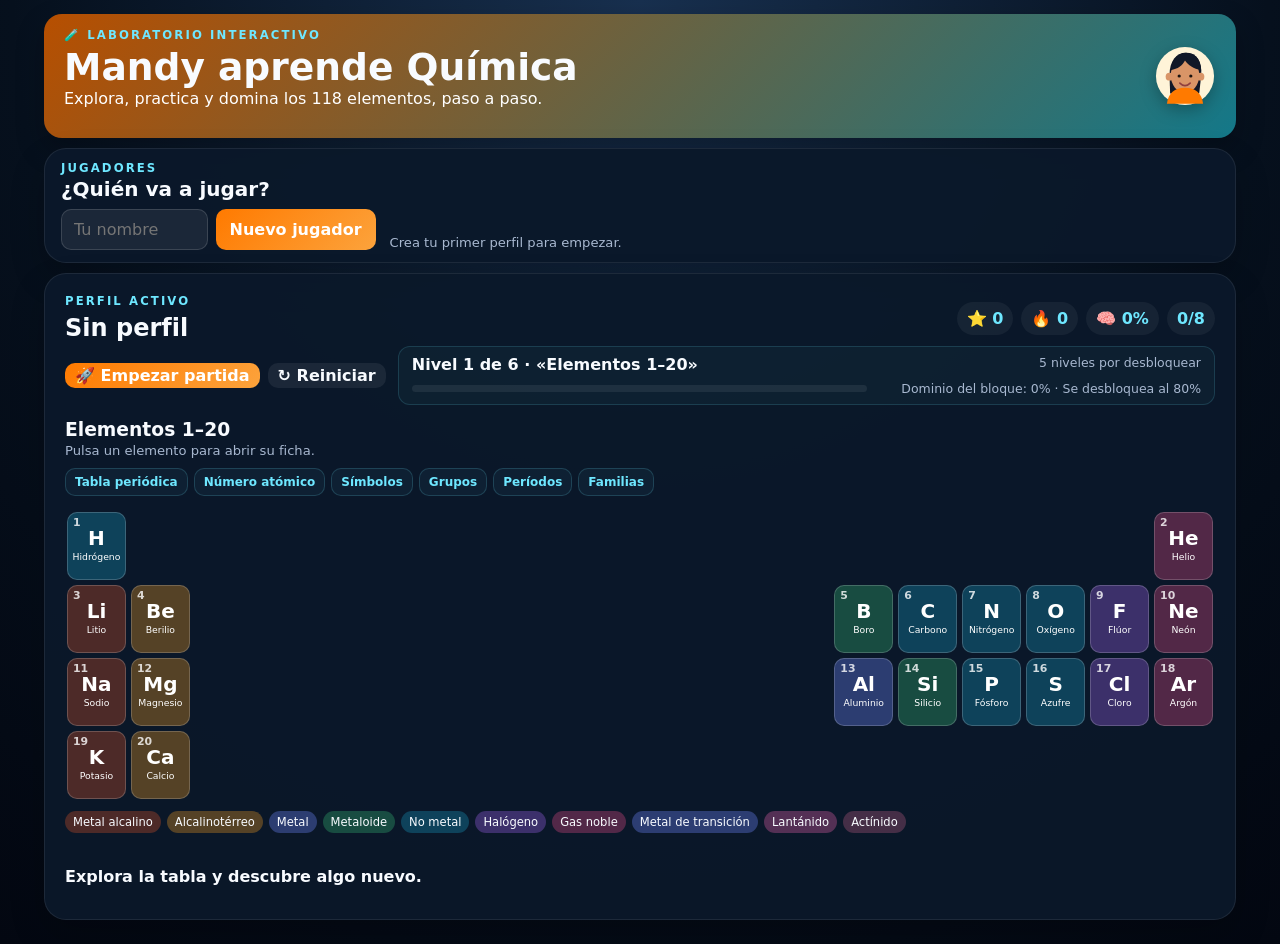
<file: index.html>
<!DOCTYPE html>
<html lang="es">
  <head>
    <meta charset="UTF-8" />
    <meta name="viewport" content="width=device-width, initial-scale=1.0" />
    <meta name="description" content="Juego educativo para aprender los elementos químicos." />
    <title>Mandy aprende Química</title>
    <link rel="stylesheet" href="styles.css?v=20260806.7" />
  </head>
  <body>
    <div class="app-shell">
      <header class="hero">
        <div>
          <p class="eyebrow">🧪 Laboratorio interactivo</p>
          <h1>Mandy aprende Química</h1>
          <p class="subtitle">Explora, practica y domina los 118 elementos, paso a paso.</p>
        </div>
        <div class="hero-badge" aria-hidden="true">
          <svg viewBox="0 0 96 96" role="img">
            <circle class="avatar-bg" cx="48" cy="48" r="45" />
            <path class="avatar-hair" d="M24 47c0-23 11-35 25-35 17 0 26 13 24 36l-3 27H25z" />
            <circle class="avatar-ear" cx="24" cy="49" r="6" />
            <circle class="avatar-ear" cx="72" cy="49" r="6" />
            <ellipse class="avatar-face" cx="48" cy="47" rx="22" ry="27" />
            <path class="avatar-hair" d="M26 39c3-20 13-27 24-27 13 0 22 9 23 27-12-2-20-8-25-15-4 8-11 13-22 15z" />
            <circle class="avatar-eye" cx="39" cy="48" r="2.5" />
            <circle class="avatar-eye" cx="57" cy="48" r="2.5" />
            <path class="avatar-smile" d="M40 59c5 5 11 5 16 0" />
            <path class="avatar-shirt" d="M20 91c2-17 12-25 28-25s26 8 28 25z" />
          </svg>
        </div>
      </header>

      <main class="main-grid">
        <div id="profileShortcut" class="profile-shortcut" hidden>
          <button id="toggleProfileBtn" class="profile-toggle" aria-expanded="false">👤 Perfil</button>
        </div>
        <aside class="panel profile-panel">
          <div class="profile-heading">
            <div>
              <p class="eyebrow">Jugadores</p>
              <h2>¿Quién va a jugar?</h2>
            </div>
            <button id="closeProfileBtn" class="text-button" hidden>Cerrar</button>
          </div>
          <form id="profileForm" class="profile-form">
            <label class="sr-only" for="profileName">Nombre del perfil</label>
            <input id="profileName" type="text" maxlength="20" placeholder="Tu nombre" autocomplete="off" required />
            <button type="submit">Nuevo jugador</button>
          </form>
          <div id="profileList" class="profile-list"></div>
        </aside>

        <section class="panel game-panel">
          <div class="game-header">
            <div>
              <p class="eyebrow">Perfil activo</p>
              <h2 id="activeProfileLabel">Sin perfil</h2>
            </div>
            <div class="stats" aria-label="Estadísticas de la partida">
              <span id="scoreLabel">⭐ 0</span>
              <span id="streakLabel">🔥 0</span>
              <span id="masteryLabel" title="Dominio general: progreso en conceptos y elementos" aria-label="Dominio general: 0 por ciento">🧠 0%</span>
              <span id="roundLabel">0/8</span>
            </div>
          </div>

          <div class="level-row">
            <div class="controls">
              <button id="startGameBtn">🚀 Empezar partida</button>
              <button id="restartGameBtn" class="secondary">↻ Reiniciar</button>
            </div>
            <section class="level-card" aria-label="Progreso de niveles">
              <div>
                <strong id="levelLabel">Nivel 1 de 6 · «Elementos 1–20»</strong>
                <span id="unlockLabel">5 niveles por desbloquear</span>
              </div>
              <div class="level-progress"><div id="levelProgressBar"></div></div>
              <small id="levelProgressText">Dominio del bloque: 0% · Se desbloquea al 80%</small>
            </section>
          </div>

          <div class="board-heading">
            <div>
              <h3 id="periodicTitle">Elementos 1–20</h3>
              <p class="muted board-hint">Pulsa un elemento para abrir su ficha.</p>
            </div>
            <button id="toggleBoardBtn" class="text-button" aria-expanded="true" hidden>Ocultar información</button>
          </div>
          <nav id="conceptGuide" class="concept-guide" aria-label="Guía de conceptos básicos"></nav>
          <dialog id="guideCard" class="element-dialog guide-dialog" aria-live="polite"></dialog>
          <div class="periodic-scroll">
            <div class="periodic-board" id="periodicBoard"></div>
          </div>
          <dialog id="elementInfoCard" class="element-dialog" aria-live="polite"></dialog>
          <div id="legend" class="legend" aria-label="Familias químicas"></div>

          <div class="question-card" id="questionCard" hidden>
            <p class="eyebrow" id="questionTypeLabel">Desafío</p>
            <h3 id="questionText"></h3>
            <div id="optionsContainer" class="options"></div>
            <div class="progress question-progress" aria-label="Progreso de la sesión"><div id="progressBar"></div></div>
          </div>

          <div id="feedback" class="feedback" aria-live="polite"></div>
          <section id="summaryCard" class="summary-card" hidden></section>
        </section>
      </main>
    </div>
    <script src="script.js?v=20260806.9"></script>
  </body>
</html>
</file>
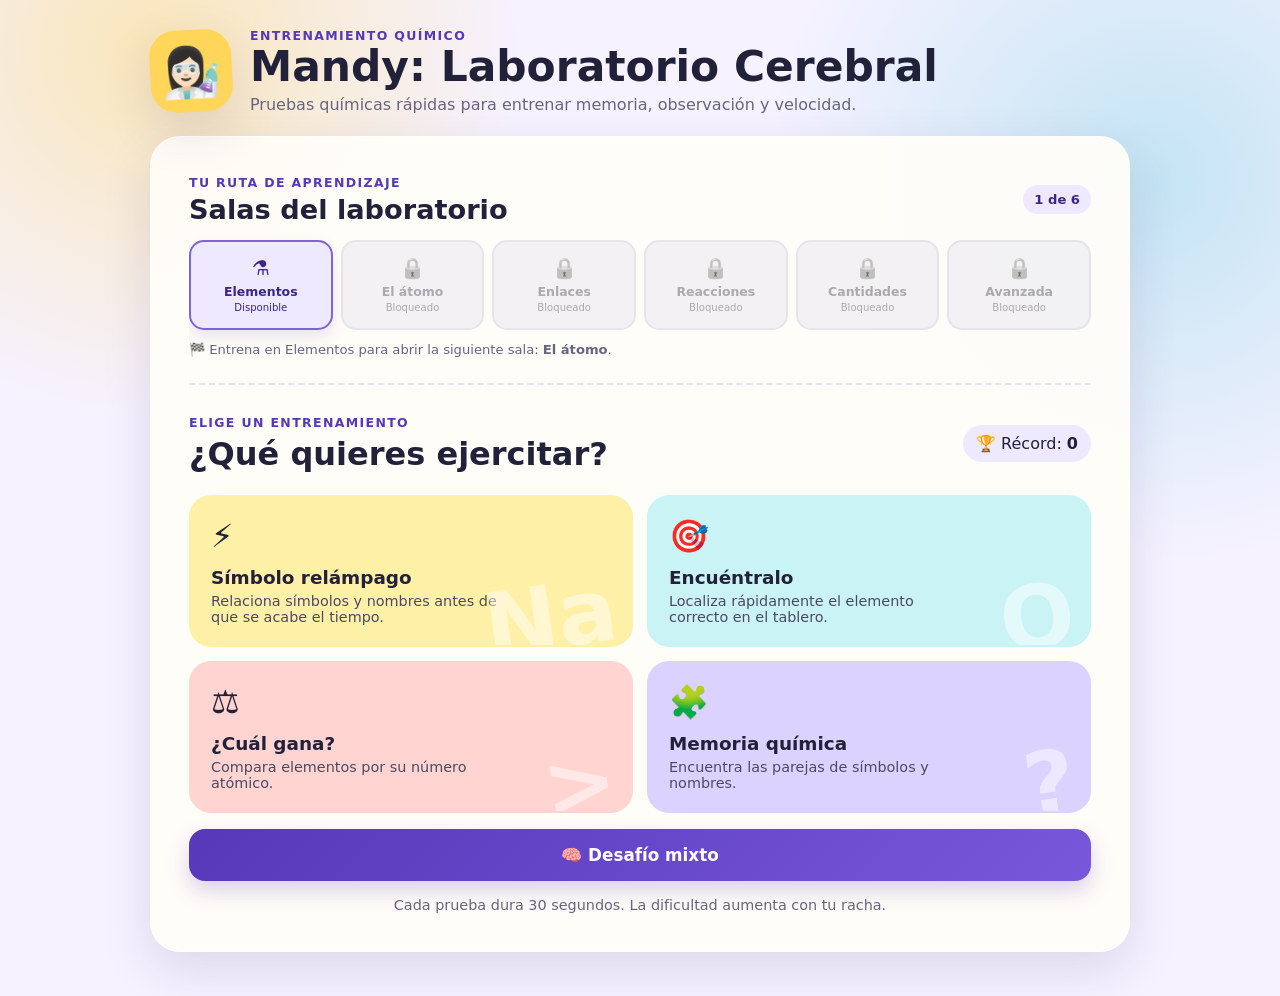
<file: laboratorio/index.html>
<!doctype html>
<html lang="es">
  <head>
    <meta charset="UTF-8" />
    <meta name="viewport" content="width=device-width, initial-scale=1" />
    <meta name="theme-color" content="#5638b8" />
    <title>Mandy: Laboratorio Cerebral</title>
    <link rel="stylesheet" href="styles.css" />
  </head>
  <body>
    <div class="app-shell">
      <header class="hero">
        <div class="mascot" aria-hidden="true">👩🏻‍🔬</div>
        <div>
          <p class="eyebrow">Entrenamiento químico</p>
          <h1>Mandy: Laboratorio <span>Cerebral</span></h1>
          <p>Pruebas químicas rápidas para entrenar memoria, observación y velocidad.</p>
        </div>
      </header>

      <main>
        <section id="menuScreen" class="screen">
          <nav class="module-path" aria-label="Módulos del laboratorio">
            <div class="module-path-heading">
              <div>
                <p class="eyebrow">Tu ruta de aprendizaje</p>
                <h2>Salas del laboratorio</h2>
              </div>
              <span class="module-progress">1 de 6</span>
            </div>
            <div class="module-buttons">
              <button class="module-button active" aria-current="page">
                <span>⚗️</span><strong>Elementos</strong><small>Disponible</small>
              </button>
              <button class="module-button" disabled title="Domina Elementos para desbloquear esta sala">
                <span>🔒</span><strong>El átomo</strong><small>Bloqueado</small>
              </button>
              <button class="module-button" disabled title="Completa El átomo para desbloquear esta sala">
                <span>🔒</span><strong>Enlaces</strong><small>Bloqueado</small>
              </button>
              <button class="module-button" disabled title="Completa Enlaces para desbloquear esta sala">
                <span>🔒</span><strong>Reacciones</strong><small>Bloqueado</small>
              </button>
              <button class="module-button" disabled title="Completa Reacciones para desbloquear esta sala">
                <span>🔒</span><strong>Cantidades</strong><small>Bloqueado</small>
              </button>
              <button class="module-button" disabled title="Completa Cantidades para desbloquear esta sala">
                <span>🔒</span><strong>Avanzada</strong><small>Bloqueado</small>
              </button>
            </div>
            <p class="unlock-hint">🏁 Entrena en Elementos para abrir la siguiente sala: <strong>El átomo</strong>.</p>
          </nav>

          <div class="section-heading">
            <div>
              <p class="eyebrow">Elige un entrenamiento</p>
              <h2>¿Qué quieres ejercitar?</h2>
            </div>
            <div class="best-pill">🏆 Récord: <strong id="bestScore">0</strong></div>
          </div>
          <div id="modeGrid" class="mode-grid"></div>
          <button id="mixBtn" class="mix-button">🧠 Desafío mixto</button>
          <p class="menu-note">Cada prueba dura 30 segundos. La dificultad aumenta con tu racha.</p>
        </section>

        <section id="countdownScreen" class="screen centered" hidden>
          <p id="countdownMode" class="eyebrow"></p>
          <div id="countdownNumber" class="countdown">3</div>
          <p>¡Prepárate!</p>
        </section>

        <section id="gameScreen" class="screen" hidden>
          <div class="game-topbar">
            <button id="exitBtn" class="quiet-button" aria-label="Salir de la partida">← Salir</button>
            <div id="modeBadge" class="mode-badge"></div>
            <div class="timer" aria-label="Tiempo restante">⏱️ <strong id="timeLabel">30</strong></div>
          </div>
          <div class="time-track"><div id="timeBar" class="time-bar"></div></div>
          <div class="score-row">
            <span>⭐ <strong id="scoreLabel">0</strong></span>
            <span>🔥 Racha <strong id="streakLabel">0</strong></span>
          </div>
          <article id="challengeCard" class="challenge-card">
            <p id="instruction" class="instruction"></p>
            <h2 id="prompt" class="prompt"></h2>
            <div id="challengeArea"></div>
            <p id="feedback" class="feedback" aria-live="polite"></p>
          </article>
        </section>

        <section id="resultScreen" class="screen centered" hidden>
          <div id="resultMedal" class="result-medal">🧪</div>
          <p class="eyebrow">Entrenamiento completado</p>
          <h2 id="resultTitle">¡Buen experimento!</h2>
          <div class="result-score"><strong id="finalScore">0</strong><span>puntos</span></div>
          <div class="result-stats">
            <span><strong id="correctStat">0</strong>Aciertos</span>
            <span><strong id="accuracyStat">0%</strong>Precisión</span>
            <span><strong id="bestStreakStat">0</strong>Mejor racha</span>
          </div>
          <p id="resultMessage"></p>
          <div class="result-actions">
            <button id="retryBtn" class="primary-button">Jugar otra vez</button>
            <button id="menuBtn" class="quiet-button">Elegir otra prueba</button>
          </div>
        </section>
      </main>
    </div>
    <script src="app.js"></script>
  </body>
</html>
</file>
<file: styles.css>
:root {
  color-scheme: dark;
  --bg: #06101d; --panel: rgba(11, 24, 42, .96); --accent: #ff7a00;
  --accent-2: #6ee7ff; --text: #f8fbff; --muted: #a8b8d0;
  --correct: #168953; --wrong: #c9364b;
}

* { box-sizing: border-box; }
body { margin: 0; min-height: 100vh; font-family: "Segoe UI", system-ui, sans-serif; background: radial-gradient(circle at top, #18304f 0%, var(--bg) 55%, #030711 100%); color: var(--text); }
button, input { font: inherit; }
button { border: 0; border-radius: 10px; padding: 10px 14px; cursor: pointer; color: white; font-weight: 700; background: linear-gradient(135deg, var(--accent), #fca33c); }
button:hover { filter: brightness(1.08); }
button:focus-visible, input:focus-visible { outline: 3px solid var(--accent-2); outline-offset: 3px; }
button:disabled { cursor: default; opacity: .9; }
h1, h2, h3, p { margin-top: 0; }
.app-shell { max-width: 1240px; margin: auto; padding: 14px 24px 24px; }
.hero { display: flex; justify-content: space-between; align-items: center; padding: 14px 20px; margin-bottom: 10px; border-radius: 18px; background: linear-gradient(135deg, #b74f00, #137889); box-shadow: 0 12px 28px #0004; }
.hero h1 { margin-bottom: 2px; font-size: clamp(1.65rem, 3.5vw, 2.35rem); line-height: 1.05; }
.hero .subtitle { color: white; }
.hero-badge { width: 62px; height: 62px; flex: 0 0 62px; }
.hero-badge svg { display: block; width: 100%; height: 100%; filter: drop-shadow(0 5px 8px #0004); }
.avatar-bg { fill: #fff4d8; }
.avatar-hair { fill: #111827; }
.avatar-face, .avatar-ear { fill: #d99567; }
.avatar-eye { fill: #1b1410; }
.avatar-smile { fill: none; stroke: #8f3f3f; stroke-width: 2.5; stroke-linecap: round; }
.avatar-shirt { fill: #ff7a00; }
.eyebrow { margin: 0 0 6px; color: var(--accent-2); font-size: .73rem; font-weight: 800; letter-spacing: .18em; text-transform: uppercase; }
.main-grid { display: grid; grid-template-columns: minmax(0, 1fr); gap: 10px; }
.panel { padding: 20px; border: 1px solid #ffffff14; border-radius: 22px; background: var(--panel); box-shadow: 0 15px 35px #0003; }
.profile-shortcut { display: flex; justify-content: flex-end; height: 28px; margin-bottom: -6px; }
.profile-toggle { padding: 7px 11px; border: 1px solid #ffffff1c; background: #ffffff0d; color: var(--muted); font-size: .82rem; }
.profile-panel { display: grid; grid-template-columns: minmax(250px, .55fr) minmax(0, 1.45fr); column-gap: 14px; align-items: end; padding: 12px 16px; }
.profile-panel[hidden], .profile-shortcut[hidden] { display: none; }
.profile-heading { grid-column: 1 / -1; display: flex; justify-content: space-between; align-items: start; }
.profile-heading .eyebrow { margin-bottom: 2px; }
.profile-heading h2 { margin-bottom: 8px; font-size: 1.25rem; }
.profile-form { display: flex; gap: 8px; margin: 0; }
.profile-form input { min-width: 0; flex: 1; padding: 10px 12px; border: 1px solid #ffffff24; border-radius: 10px; background: #ffffff12; color: var(--text); }
.profile-list { display: grid; grid-template-columns: repeat(auto-fit, minmax(235px, 1fr)); gap: 7px; }
.profile-card { display: flex; justify-content: space-between; gap: 8px; align-items: center; padding: 7px 9px; border: 1px solid transparent; border-radius: 10px; background: #ffffff0f; }
.profile-card.active { border-color: var(--accent-2); background: #6ee7ff12; }
.profile-actions { display: flex; gap: 5px; }
.profile-actions button { padding: 6px 9px; }
.icon-button { background: #ffffff14; color: var(--muted); }
.muted { margin: 2px 0 0; color: var(--muted); font-size: .82rem; }
.game-header, .board-heading { display: flex; justify-content: space-between; align-items: center; gap: 16px; }
.board-heading.is-collapsed { justify-content: flex-end; }
.game-header h2, .board-heading h3 { margin-bottom: 0; }
.board-hint { margin-top: 3px; }
.stats { display: flex; gap: 8px; flex-wrap: wrap; }
.stats span { padding: 7px 10px; border-radius: 999px; background: #ffffff0d; color: var(--accent-2); font-weight: 800; }
.progress { height: 7px; margin: 14px 0; overflow: hidden; border-radius: 999px; background: #ffffff12; }
.progress div { width: 0; height: 100%; border-radius: inherit; background: linear-gradient(90deg, var(--accent), var(--accent-2)); transition: width .3s; }
.level-row { display: grid; grid-template-columns: auto minmax(0, 1fr); gap: 12px; align-items: stretch; margin: 4px 0 14px; }
.level-card { display: grid; grid-template-columns: minmax(220px, 1fr) minmax(160px, .7fr); column-gap: 16px; align-items: center; margin: 0; padding: 8px 13px; border: 1px solid #6ee7ff26; border-radius: 12px; background: #6ee7ff09; }
.level-card > div:first-child { display: flex; justify-content: space-between; gap: 12px; grid-column: 1 / -1; margin-bottom: 7px; }
.level-card span, .level-card small { color: var(--muted); font-size: .78rem; }
.level-progress { height: 7px; overflow: hidden; border-radius: 999px; background: #ffffff12; }
.level-progress div { width: 0; height: 100%; background: linear-gradient(90deg, #33d17a, var(--accent-2)); transition: width .3s; }
.level-card small { text-align: right; }
.controls { display: flex; align-items: center; gap: 8px; margin: 0; }
.controls button { padding: 3px 10px; }
.secondary, .text-button { background: #ffffff12; color: var(--text); }
.text-button { padding: 7px 10px; color: var(--accent-2); }
.text-button[hidden] { display: none; }
.concept-guide { display: flex; flex-wrap: wrap; gap: 6px; margin: 10px 0 8px; }
.guide-button { padding: 6px 9px; border: 1px solid #6ee7ff2c; background: #6ee7ff0c; color: var(--accent-2); font-size: .75rem; font-weight: 650; }
.guide-button.active { border-color: var(--accent-2); background: #6ee7ff25; }
.previous-topics { width: 100%; margin-top: 3px; padding: 7px 9px; border: 1px solid #ffffff16; border-radius: 10px; background: #ffffff08; }
.previous-topics summary { cursor: pointer; color: var(--muted); font-size: .78rem; font-weight: 700; }
.previous-topic-buttons { display: flex; flex-wrap: wrap; gap: 6px; margin-top: 8px; }
.element-dialog .element-details { color: var(--accent-2); font-size: .78rem; }
.element-dialog { width: min(460px, calc(100vw - 28px)); padding: 22px; border: 1px solid #6ee7ff66; border-radius: 18px; background: #0b182a; color: var(--text); box-shadow: 0 24px 70px #000b; }
.element-dialog::backdrop { background: #020711b8; backdrop-filter: blur(3px); }
.element-dialog strong { display: block; margin-bottom: 6px; color: var(--accent-2); font-size: 1.25rem; }
.element-dialog p { margin: 5px 0 12px; line-height: 1.5; }
.element-dialog button { display: block; margin: 18px 0 0 auto; }
.periodic-scroll { overflow-x: auto; padding: 8px 2px 12px; transition: opacity .2s; }
.periodic-board { display: grid; grid-template-columns: repeat(18, minmax(43px, 1fr)); grid-template-rows: repeat(var(--table-rows, 4), 68px); gap: 5px; min-width: 850px; }
.element-card { display: flex; flex-direction: column; align-items: center; position: relative; min-width: 0; padding: 5px 2px; border: 1px solid #ffffff30; background: #ffffff0d; transition: transform .15s; }
.element-card:hover { z-index: 2; transform: translateY(-3px) scale(1.04); }
.element-card .number { position: absolute; top: 3px; left: 5px; font-size: calc(.62rem + 1px); opacity: .8; }
.element-card .symbol { margin-top: 8px; font-size: 1.25rem; line-height: 1.25; }
.element-card .name { width: 100%; overflow: hidden; font-size: .58rem; font-weight: 500; text-overflow: ellipsis; }
.family-alcalino { background-color: #bc4b2960; } .family-alcalinoterreo { background-color: #d18b2360; }
.family-metal { background-color: #667eea60; } .family-metaloide { background-color: #30a46c60; }
.family-no-metal { background-color: #168aad60; } .family-halogeno { background-color: #8f5bd760; }
.family-noble { background-color: #c9467b60; }
.family-transicion { background-color: #667eea60; } .family-lantanido { background-color: #d05a9d60; }
.family-actinido { background-color: #a8557860; }
.legend { display: flex; flex-wrap: wrap; gap: 6px; margin-bottom: 20px; }
.legend span { padding: 4px 8px; border-radius: 999px; font-size: .72rem; }
.is-hidden { display: none; }
.question-card { padding: 18px; border: 1px solid #ffffff12; border-radius: 16px; background: #ffffff0a; }
.question-card[hidden] { display: none; }
.question-card h3 { line-height: 1.4; }
.options { display: grid; grid-template-columns: 1fr 1fr; gap: 10px; margin-top: 14px; }
.question-progress { margin: 16px 0 0; }
.option-btn { min-height: 48px; text-align: left; background: #ffffff12; color: var(--text); }
.option-btn.correct { background: var(--correct); } .option-btn.wrong { background: var(--wrong); }
.feedback { min-height: 46px; padding-top: 12px; font-weight: 650; line-height: 1.45; }
.summary-card { margin-top: 8px; padding: 18px; border: 1px solid #6ee7ff55; border-radius: 16px; background: #6ee7ff0b; }
.summary-metrics { display: grid; grid-template-columns: repeat(3, 1fr); gap: 8px; margin-bottom: 14px; }
.summary-metrics span { display: flex; flex-direction: column; padding: 12px; border-radius: 12px; background: #ffffff0b; color: var(--muted); text-align: center; font-size: .75rem; }
.summary-metrics strong { color: var(--text); font-size: 1.5rem; }
.sr-only { position: absolute; width: 1px; height: 1px; padding: 0; overflow: hidden; clip: rect(0,0,0,0); white-space: nowrap; border: 0; }

@media (max-width: 900px) {
  .profile-panel { grid-template-columns: 1fr; }
  .profile-heading { grid-column: auto; }
  .profile-form { margin-bottom: 16px; }
}
@media (max-width: 960px) {
  .periodic-scroll { overflow-x: hidden; }
  .periodic-board {
    grid-template-columns: repeat(5, minmax(0, 1fr));
    grid-template-rows: none;
    min-width: 0;
  }
  .element-card {
    grid-column: auto !important;
    grid-row: auto !important;
    min-height: 86px;
    padding: 17px 2px 5px;
  }
  .element-card .name { font-size: .62rem; }
}
@media (max-width: 820px) {
  .level-row { grid-template-columns: 1fr; }
  .controls { justify-content: flex-start; }
}
@media (max-width: 620px) {
  .app-shell { padding: 8px 10px 14px; } .hero { padding: 11px 14px; } .hero-badge { display: none; }
  .hero .eyebrow { display: none; } .hero .subtitle { font-size: .82rem; }
  .game-header { align-items: flex-start; flex-direction: column; } .options { grid-template-columns: 1fr; }
  .profile-form { flex-wrap: wrap; } .profile-form input { flex-basis: 100%; }
  .summary-metrics { grid-template-columns: 1fr; }
  .level-card { grid-template-columns: 1fr; }
  .level-card > div:first-child { align-items: flex-start; flex-direction: column; gap: 2px; }
  .level-card small { margin-top: 6px; text-align: left; }
  .concept-guide { display: grid; grid-template-columns: repeat(3, minmax(0, 1fr)); }
  .guide-button { min-width: 0; padding-inline: 5px; }
  .previous-topics { grid-column: 1 / -1; }
}
@media (max-width: 390px) {
  .periodic-board { grid-template-columns: repeat(4, minmax(0, 1fr)); }
  .board-heading { align-items: flex-start; }
  .concept-guide { grid-template-columns: repeat(2, minmax(0, 1fr)); }
}
@media (prefers-reduced-motion: reduce) { * { scroll-behavior: auto !important; transition: none !important; } }
</file>
<file: laboratorio/styles.css>
:root {
  color-scheme: light;
  --ink: #22213a;
  --muted: #676580;
  --purple: #5638b8;
  --purple-dark: #3d258c;
  --cyan: #2ebbd1;
  --yellow: #ffd65a;
  --coral: #ff766c;
  --green: #36b87d;
  --paper: #fffdf8;
  --line: #e7e2f3;
  --shadow: 0 18px 50px rgba(52, 35, 103, 0.13);
}

* { box-sizing: border-box; }
body {
  margin: 0;
  min-height: 100vh;
  overflow-x: hidden;
  color: var(--ink);
  font-family: system-ui, -apple-system, BlinkMacSystemFont, "Segoe UI", sans-serif;
  background:
    radial-gradient(circle at 12% 5%, rgba(255, 214, 90, .42), transparent 23rem),
    radial-gradient(circle at 90% 18%, rgba(46, 187, 209, .25), transparent 24rem),
    #f6f2ff;
}
button { font: inherit; }
button:focus-visible { outline: 4px solid rgba(46, 187, 209, .4); outline-offset: 3px; }
[hidden] { display: none !important; }

.app-shell { width: min(980px, calc(100% - 28px)); margin: 0 auto; padding: 28px 0 44px; }
.hero { display: flex; align-items: center; gap: 18px; margin-bottom: 22px; }
.hero > div:last-child { min-width: 0; }
.hero h1 { margin: 2px 0 5px; font-size: clamp(1.7rem, 5vw, 2.65rem); line-height: 1.05; }
.hero p:last-child { margin: 0; color: var(--muted); }
.mascot { display: grid; place-items: center; flex: 0 0 82px; height: 82px; border-radius: 26px; background: var(--yellow); box-shadow: var(--shadow); font-size: 3rem; transform: rotate(-3deg); }
.eyebrow { margin: 0; color: var(--purple); font-size: .78rem; font-weight: 850; letter-spacing: .11em; text-transform: uppercase; }

.screen { padding: clamp(20px, 5vw, 38px); border: 1px solid rgba(255,255,255,.8); border-radius: 30px; background: rgba(255,253,248,.95); box-shadow: var(--shadow); }
.centered { min-height: 450px; display: flex; flex-direction: column; align-items: center; justify-content: center; text-align: center; }
.module-path { width: 100%; min-width: 0; max-width: 100%; margin-bottom: 30px; padding-bottom: 26px; overflow: hidden; border-bottom: 2px dashed var(--line); }
.module-path-heading { display: flex; align-items: center; justify-content: space-between; gap: 14px; margin-bottom: 15px; }
.module-path-heading h2 { margin: 4px 0 0; font-size: clamp(1.25rem, 4vw, 1.7rem); }
.module-progress { padding: 7px 11px; border-radius: 999px; color: var(--purple-dark); background: #eee9ff; font-size: .82rem; font-weight: 850; white-space: nowrap; }
.module-buttons { width: 100%; display: grid; grid-template-columns: repeat(6, minmax(0, 1fr)); gap: 8px; }
.module-button { min-width: 0; min-height: 90px; padding: 10px 5px; border: 2px solid #dedbe5; border-radius: 15px; color: #8b8996; background: #efedf2; }
.module-button span, .module-button strong, .module-button small { display: block; }
.module-button span { margin-bottom: 4px; font-size: 1.25rem; filter: grayscale(1); }
.module-button strong { overflow: hidden; font-size: .78rem; overflow-wrap: anywhere; text-overflow: ellipsis; }
.module-button small { margin-top: 3px; font-size: .63rem; }
.module-button:disabled { cursor: not-allowed; opacity: .72; }
.module-button.active { color: var(--purple-dark); border-color: #8064d5; background: #eee9ff; box-shadow: 0 7px 15px rgba(86,56,184,.13); }
.module-button.active span { filter: none; }
.unlock-hint { margin: 12px 0 0; color: var(--muted); font-size: .82rem; }
.section-heading { display: flex; align-items: center; justify-content: space-between; gap: 16px; margin-bottom: 22px; }
.section-heading h2 { margin: 5px 0 0; font-size: clamp(1.35rem, 4vw, 2rem); }
.best-pill, .mode-badge, .timer { padding: 9px 13px; border-radius: 999px; background: #eee9ff; white-space: nowrap; }
.mode-grid { display: grid; grid-template-columns: repeat(2, 1fr); gap: 14px; }
.mode-card { position: relative; min-height: 150px; padding: 20px; overflow: hidden; border: 2px solid transparent; border-radius: 22px; color: var(--ink); text-align: left; background: var(--card-color); cursor: pointer; transition: transform .16s, border-color .16s; }
.mode-card:hover { transform: translateY(-3px); border-color: rgba(34,33,58,.16); }
.mode-card .icon { display: block; margin-bottom: 12px; font-size: 2rem; }
.mode-card strong { display: block; font-size: 1.15rem; }
.mode-card small { display: block; max-width: 33ch; margin-top: 5px; color: #4d4965; font-size: .9rem; }
.mode-card::after { content: attr(data-symbol); position: absolute; right: 14px; bottom: -24px; color: rgba(255,255,255,.48); font-size: 5.5rem; font-weight: 900; transform: rotate(-8deg); }
.mix-button, .primary-button { border: 0; border-radius: 16px; color: white; background: linear-gradient(135deg, var(--purple), #7957db); font-weight: 800; cursor: pointer; box-shadow: 0 10px 22px rgba(86,56,184,.22); }
.mix-button { width: 100%; margin-top: 16px; padding: 16px; font-size: 1.05rem; }
.primary-button { padding: 13px 22px; }
.menu-note { margin: 16px 0 0; color: var(--muted); text-align: center; font-size: .9rem; }

.countdown { margin: 12px 0; color: var(--purple); font-size: 8rem; font-weight: 900; line-height: 1; animation: pulse .7s infinite alternate; }
@keyframes pulse { to { transform: scale(1.08) rotate(2deg); } }
.game-topbar, .score-row { display: flex; align-items: center; justify-content: space-between; gap: 12px; }
.quiet-button { padding: 10px 13px; border: 1px solid var(--line); border-radius: 13px; color: var(--ink); background: white; font-weight: 750; cursor: pointer; }
.mode-badge { color: var(--purple-dark); font-weight: 800; }
.timer { font-size: 1.05rem; }
.time-track { height: 9px; margin: 14px 0; overflow: hidden; border-radius: 999px; background: #e8e3f1; }
.time-bar { width: 100%; height: 100%; background: linear-gradient(90deg, var(--cyan), var(--green)); transition: width .2s linear; }
.score-row { color: var(--muted); }
.score-row strong { color: var(--ink); }
.challenge-card { min-height: 380px; display: flex; flex-direction: column; justify-content: center; margin-top: 14px; padding: clamp(18px, 5vw, 34px); border-radius: 24px; background: #f8f6ff; text-align: center; }
.instruction { margin: 0 0 7px; color: var(--muted); font-weight: 700; }
.prompt { min-height: 1.3em; margin: 0 0 22px; font-size: clamp(2rem, 8vw, 4.2rem); line-height: 1; }
.prompt.compare-prompt { font-size: clamp(1.55rem, 5vw, 2.4rem); line-height: 1.15; }
.compare-keyword { padding: 0 .12em; border-radius: .2em; text-decoration: underline; text-decoration-thickness: .13em; text-underline-offset: .12em; }
.compare-keyword.greater { color: #b43c46; background: #ffe2df; }
.compare-keyword.lower { color: #177c88; background: #d9f6f8; }
.answer-grid { display: grid; grid-template-columns: repeat(2, 1fr); gap: 11px; }
.answer-button, .element-button, .memory-card { border: 2px solid var(--line); border-radius: 17px; color: var(--ink); background: white; font-weight: 800; cursor: pointer; transition: transform .1s, border-color .1s, background .1s; }
.answer-button { min-height: 62px; padding: 12px; }
.answer-button:hover, .element-button:hover, .memory-card:hover { transform: translateY(-2px); border-color: var(--cyan); }
.answer-button.correct, .element-button.correct, .memory-card.matched { color: white; border-color: var(--green); background: var(--green); }
.answer-button.wrong, .element-button.wrong { color: white; border-color: var(--coral); background: var(--coral); }
.element-grid { display: grid; grid-template-columns: repeat(5, 1fr); gap: 8px; }
.element-button { min-height: 58px; padding: 7px 4px; font-size: 1.15rem; }
.element-button small { display: block; color: inherit; font-size: .62rem; font-weight: 600; }
.memory-grid { display: grid; grid-template-columns: repeat(4, 1fr); gap: 9px; }
.memory-card { min-height: 72px; padding: 8px; color: transparent; background: var(--purple); font-size: 1rem; }
.memory-card.revealed, .memory-card.matched { color: inherit; background: white; }
.memory-card.matched { color: white; background: var(--green); }
.feedback { min-height: 1.5em; margin: 18px 0 0; font-weight: 850; }
.feedback.good { color: #16885a; }
.feedback.bad { color: #c43f49; }
.challenge-card.flash-good { animation: goodFlash .25s; }
.challenge-card.flash-bad { animation: badFlash .25s; }
@keyframes goodFlash { 50% { box-shadow: inset 0 0 0 5px rgba(54,184,125,.35); } }
@keyframes badFlash { 50% { transform: translateX(4px); box-shadow: inset 0 0 0 5px rgba(255,118,108,.3); } }

.result-medal { font-size: 4.5rem; }
.result-score { display: flex; flex-direction: column; margin: 12px 0 18px; }
.result-score strong { color: var(--purple); font-size: 4.5rem; line-height: 1; }
.result-score span { color: var(--muted); font-weight: 750; }
.result-stats { width: min(520px, 100%); display: grid; grid-template-columns: repeat(3, 1fr); gap: 10px; }
.result-stats span { padding: 14px 8px; border-radius: 16px; background: #f0ecff; color: var(--muted); font-size: .8rem; }
.result-stats strong { display: block; color: var(--ink); font-size: 1.4rem; }
.result-actions { display: flex; justify-content: center; gap: 10px; margin-top: 14px; }

@media (max-width: 620px) {
  .app-shell { width: min(100% - 18px, 980px); padding-top: 12px; }
  .hero { align-items: flex-start; }
  .mascot { flex-basis: 60px; height: 60px; border-radius: 19px; font-size: 2.25rem; }
  .hero h1 { font-size: 1.45rem; }
  .hero h1 span { display: block; }
  .hero p:last-child { display: none; }
  .screen { border-radius: 22px; }
  .module-path { width: calc(100vw - 58px); }
  .module-path-heading { align-items: flex-start; }
  .module-buttons { grid-template-columns: repeat(3, minmax(0, 1fr)); }
  .module-button { min-height: 78px; }
  .section-heading { flex-direction: column; align-items: flex-start; }
  .best-pill { align-self: flex-start; }
  .mode-grid { grid-template-columns: 1fr; }
  .mode-card { min-height: 118px; }
  .game-topbar { flex-wrap: wrap; }
  .mode-badge { order: 3; width: 100%; text-align: center; }
  .challenge-card { min-height: 390px; padding-inline: 13px; }
  .element-grid { grid-template-columns: repeat(4, 1fr); }
  .memory-grid { gap: 6px; }
  .memory-card { min-height: 62px; font-size: .88rem; }
}
</file>
